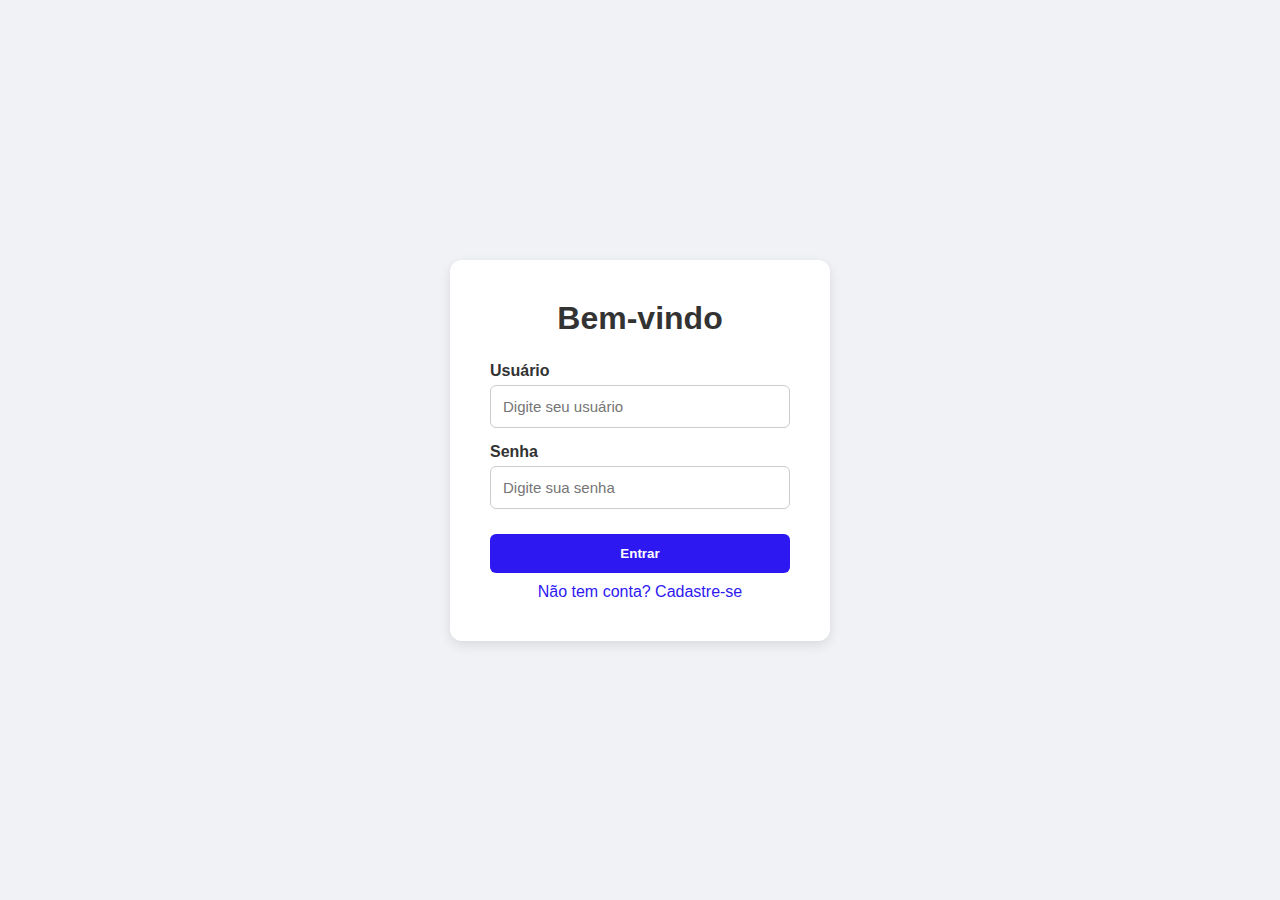
<file: index.html>
<!DOCTYPE html>
<html lang="pt-BR">
<head>
    <meta charset="UTF-8">
    <meta name="viewport" content="width=device-width, initial-scale=1.0">
    <title>Login - Sistema de Salas</title>
    <link rel="stylesheet" href="styles.css">
</head>
<body class="login-page">

    <!-- Container central do login -->
    <body class="login-page">

    <div class="login-container">
        <h1>Bem-vindo</h1>

        <form class="login-form" action="dash.html">
            <label for="user">Usuário</label> <input type="text" id="user" placeholder="Digite seu usuário" required> 
            <label for="password">Senha</label> <input type="password" id="password" placeholder="Digite sua senha" required> 
            <button type="submit" class="btn">Entrar</button>
        </form>
            <a href="cadastro.html" class="link-voltar">Não tem conta? Cadastre-se</a>

    </div>

</body>

</body>
</html>
</file>
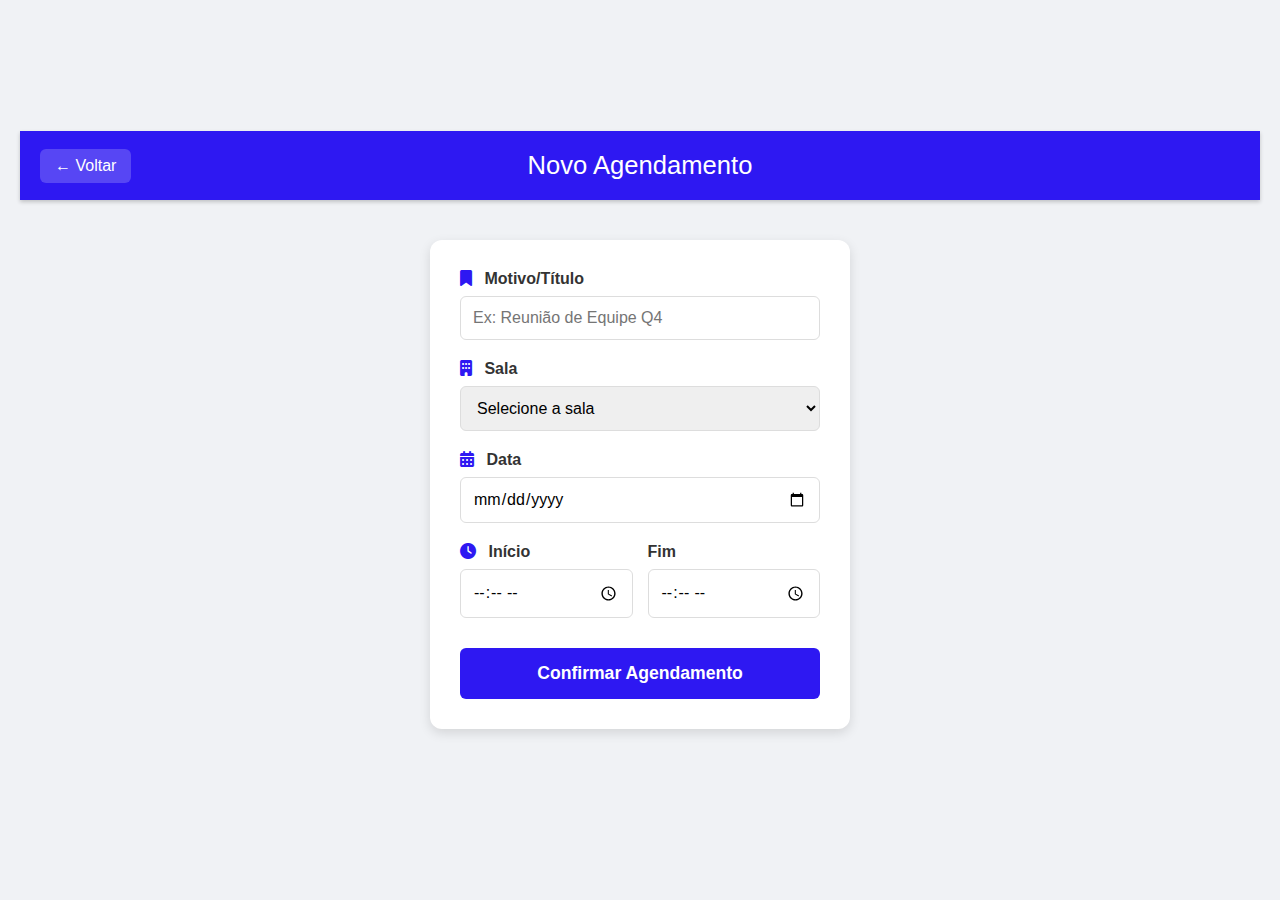
<file: agendamento.html>
<!DOCTYPE html>
<html lang="pt-BR">
<head>
    <meta charset="UTF-8">
    <meta name="viewport" content="width=device-width, initial-scale=1.0">
    <title>Novo Agendamento</title>
    <link rel="stylesheet" href="styles.css">
    <link rel="stylesheet" href="https://cdnjs.cloudflare.com/ajax/libs/font-awesome/6.5.2/css/all.min.css">
</head>
<body class="agendamento-page">

    <header class="topbar">
        <a href="dash.html" class="btn-voltar">← Voltar</a>
        <h2>Novo Agendamento</h2>
        </header>

    <main class="main-content">
    
    <div id="agendamento-success" class="alert-success" style="display: none;">
        </div>
    
    <form class="agendamento-form" id="agendamento-form">
        
        <label for="titulo"><i class="fas fa-bookmark"></i> Motivo/Título</label>
        <input type="text" id="titulo" placeholder="Ex: Reunião de Equipe Q4" required>

        <label for="sala"><i class="fas fa-building"></i> Sala</label>
        <select id="sala" required>
            <option value="">Selecione a sala</option>
            <option>Sala A1 (Reuniões - 30 Pessoas)</option>
            <option>Sala B2 (Treinamentos - 50 Pessoas)</option>
            <option>Auditório Central (Eventos)</option>
        </select>

        <label for="data"><i class="fas fa-calendar-alt"></i> Data</label>
        <input type="date" id="data" required>

        <div class="horario-group">
            <div class="horario-input">
                <label for="hora-inicio"><i class="fas fa-clock"></i> Início</label>
                <input type="time" id="hora-inicio" required>
            </div>
            <div class="horario-input">
                <label for="hora-fim">Fim</label>
                <input type="time" id="hora-fim" required>
            </div>
        </div>

        <button type="submit" class="btn-confirmar" id="btn-confirmar">Confirmar Agendamento</button>
    </form>
</main>

  <script>
    // 1. Seleciona o formulário e a caixa de mensagem
    const agendamentoForm = document.getElementById('agendamento-form');
    const successMessage = document.getElementById('agendamento-success');
    
    // 2. Adiciona o ouvinte para o evento de SUBMIT
    agendamentoForm.addEventListener('submit', function(event) {
        // Impede o envio padrão e o reload da página
        event.preventDefault(); 

        // 3. Captura os dados essenciais para a mensagem (Motivo e Sala)
        const titulo = document.getElementById('titulo').value;
        const sala = document.getElementById('sala').value;
        
        // 4. Configura e exibe a mensagem de sucesso
        successMessage.innerHTML = `✅ **${titulo}** na **${sala}** agendada! Você pode ver em "Ver Meus Agendamentos".`;
        
        // 5. Esconde o formulário e mostra a mensagem
        agendamentoForm.style.display = 'none';
        successMessage.style.display = 'block';

        // 6. Limpa os campos (simulando que o dado foi para o 'banco')
        agendamentoForm.reset(); 
        
        // 7. (Opcional) Redireciona após 4 segundos para o Dashboard
        
    });
  </script>

</body>
</html>
</file>
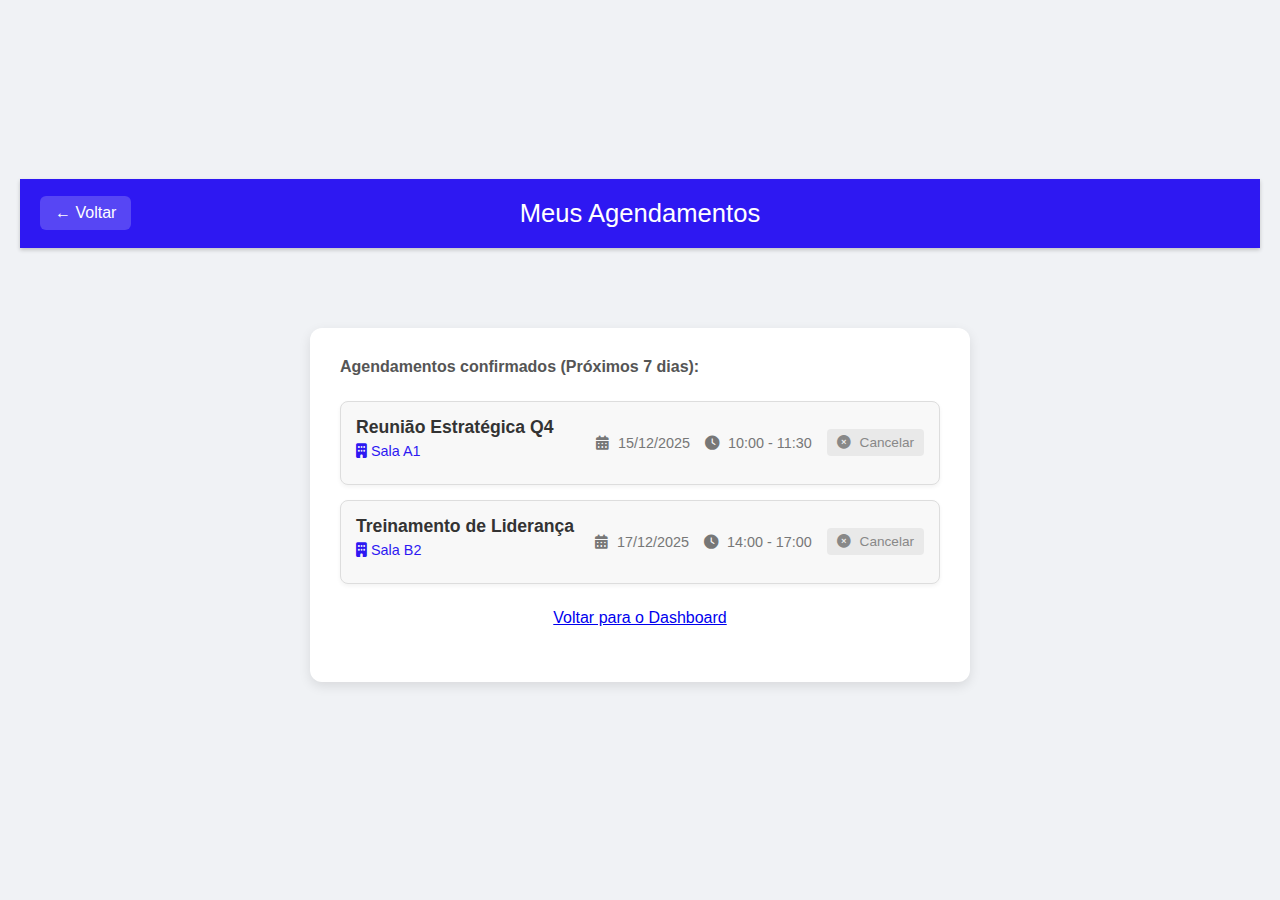
<file: agendamento.listas.html>
<!DOCTYPE html>
<html lang="pt-BR">
<head>
    <meta charset="UTF-8">
    <meta name="viewport" content="width=device-width, initial-scale=1.0">
    <title>Meus Agendamentos</title>
    <link rel="stylesheet" href="styles.css">
    <link rel="stylesheet" href="https://cdnjs.cloudflare.com/ajax/libs/font-awesome/6.5.2/css/all.min.css">
</head>
<body class="agendamento-page">

    <header class="topbar">
        <a href="dash.html" class="btn-voltar">← Voltar</a>
        <h2>Meus Agendamentos</h2>
    </header>

    <main class="main-content">
        <div class="card card-lista-agendamentos">
            
            <p class="instrucao-lista">Agendamentos confirmados (Próximos 7 dias):</p>
            
            <div class="agendamento-item">
                <div class="item-info">
                    <span class="item-titulo">Reunião Estratégica Q4</span>
                    <span class="item-local"><i class="fas fa-building"></i> Sala A1</span>
                </div>
                <div class="item-detalhes">
                    <span class="item-data"><i class="fas fa-calendar-alt"></i> 15/12/2025</span>
                    <span class="item-hora"><i class="fas fa-clock"></i> 10:00 - 11:30</span>
                    <button class="btn-acao-secundaria"><i class="fas fa-times-circle"></i> Cancelar</button>
                </div>
            </div>

            <div class="agendamento-item">
                <div class="item-info">
                    <span class="item-titulo">Treinamento de Liderança</span>
                    <span class="item-local"><i class="fas fa-building"></i> Sala B2</span>
                </div>
                <div class="item-detalhes">
                    <span class="item-data"><i class="fas fa-calendar-alt"></i> 17/12/2025</span>
                    <span class="item-hora"><i class="fas fa-clock"></i> 14:00 - 17:00</span>
                    <button class="btn-acao-secundaria"><i class="fas fa-times-circle"></i> Cancelar</button>
                </div>
            </div>

            <p class="link-voltar" style="margin-top: 25px;">
                <a href="dash.html">Voltar para o Dashboard</a>
            </p>

        </div>
    </main>

</body>
</html>
</file>
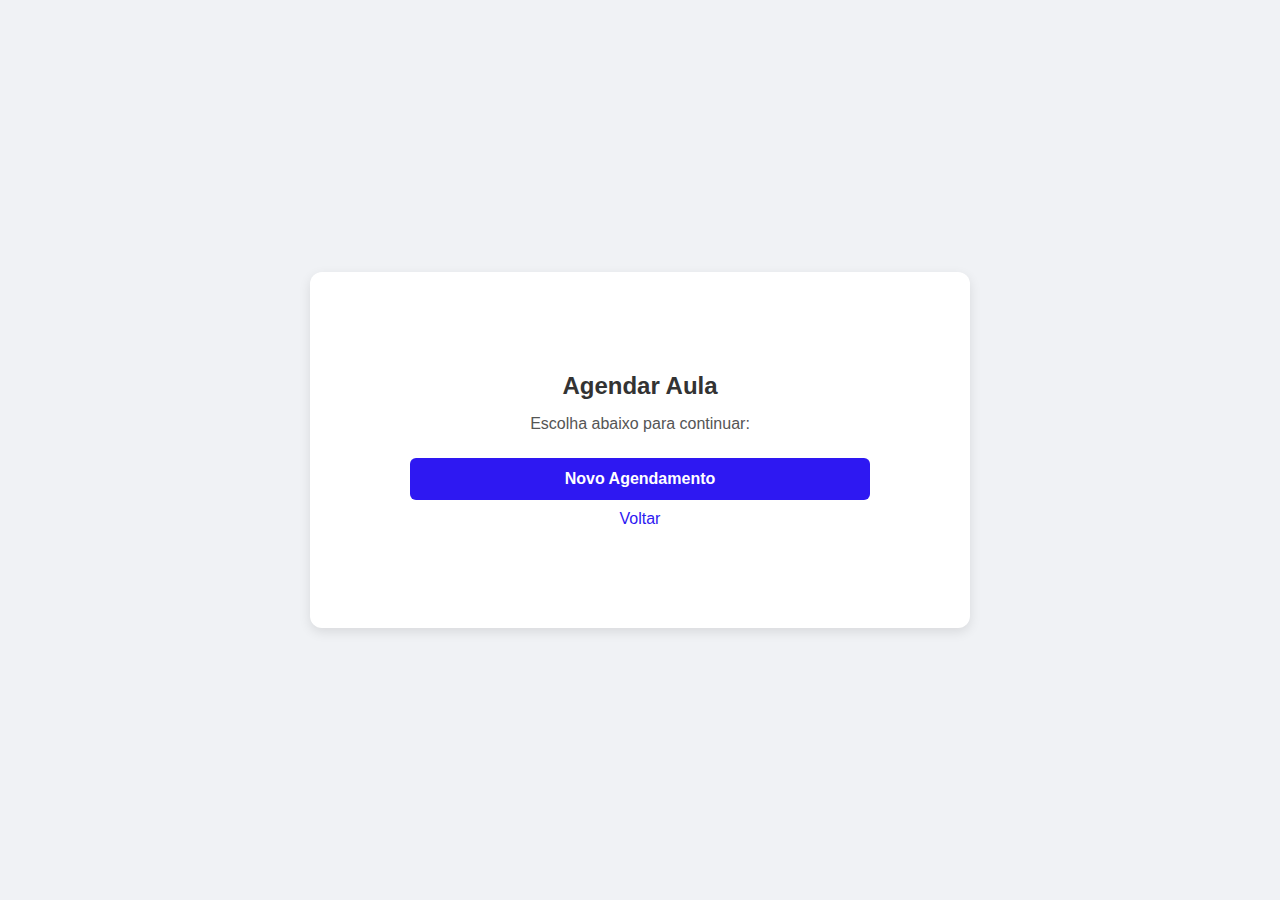
<file: aula.html>
<!DOCTYPE html>
<html lang="pt-BR">
<head>
    <meta charset="UTF-8">
    <meta name="viewport" content="width=device-width, initial-scale=1.0">
    <title>Aula</title>
    <link rel="stylesheet" href="styles.css">
</head>

<body class="center-page">
    <div class="card">
        <h2>Agendar Aula</h2>
        <p>Escolha abaixo para continuar:</p>

        <a href="agendamento.html" class="btn">Novo Agendamento</a>
        <a href="dash.html" class="link-voltar">Voltar</a>
    </div>
</body>
</html>
</file>
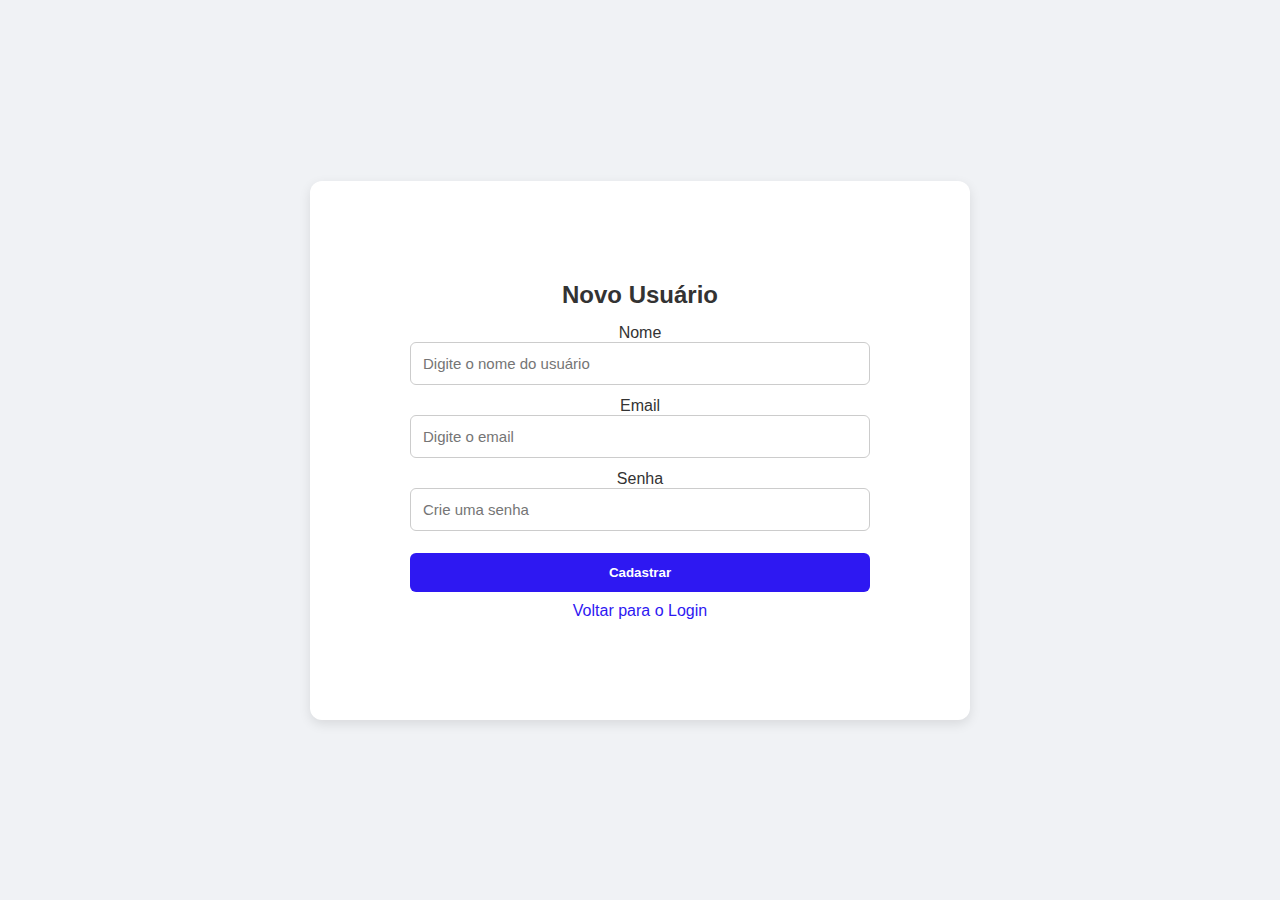
<file: cadastro.html>
<!DOCTYPE html>
<html lang="pt-BR">
<head>
    <meta charset="UTF-8">
    <meta name="viewport" content="width=device-width, initial-scale=1.0">
    <title>Cadastrar Usuário</title>
    <link rel="stylesheet" href="styles.css">
</head>

<body class="center-page">

    <div class="card">
        <h2>Novo Usuário</h2>
        
        <div id="success-message" class="alert-success" style="display: none;">
            </div>

        <form id="cadastro-form"> 
            <label>Nome</label>
            <input type="text" id="nome-input" placeholder="Digite o nome do usuário" required>

            <label>Email</label>
            <input type="email" id="email-input" placeholder="Digite o email" required>

            <label>Senha</label>
            <input type="password" id="senha-input" placeholder="Crie uma senha" required>

            <button type="submit" id="btn-cadastrar" class="btn">Cadastrar</button>
        </form>

        <a href="index.html" class="link-voltar">Voltar para o Login</a>
    </div>


<script>
    // Seleciona o formulário
    const cadastroForm = document.getElementById('cadastro-form');
    // Seleciona o campo de nome
    const nomeInput = document.getElementById('nome-input');
    // Seleciona a caixa de mensagem de sucesso
    const successMessage = document.getElementById('success-message');
    
    // Adiciona um "ouvinte" ao formulário para reagir ao evento de envio
    cadastroForm.addEventListener('submit', function(event) {
        // Impede que a página recarregue ao clicar em submit (padrão do formulário)
        event.preventDefault(); 

        // Se a validação HTML  falhar, este bloco não é executado.
        
        // Captura o nome digitado
        const nomeUsuario = nomeInput.value.trim();
        
        // Verifica se o campo Nome foi realmente preenchido (redundância)
        if (!nomeUsuario) {
            return; 
        }

        // Configura a mensagem com o nome capturado
        successMessage.innerHTML = `✅ Usuário <strong>${nomeUsuario}</strong> cadastrado com sucesso!`;

        // Esconde o formulário e exibe a mensagem de sucesso
        cadastroForm.style.display = 'none';
        successMessage.style.display = 'block';

        // Limpa os dados de todos os campos
        document.getElementById('nome-input').value = '';
        document.getElementById('email-input').value = '';
        document.getElementById('senha-input').value = '';
        
        // Redireciona após 3 segundos para a tela de login
        setTimeout(function() {
            window.location.href = 'index.html'; 
        }, 3000); // 3000 milissegundos = 3 segundos
    });
</script>

    </body>
</html>
</file>
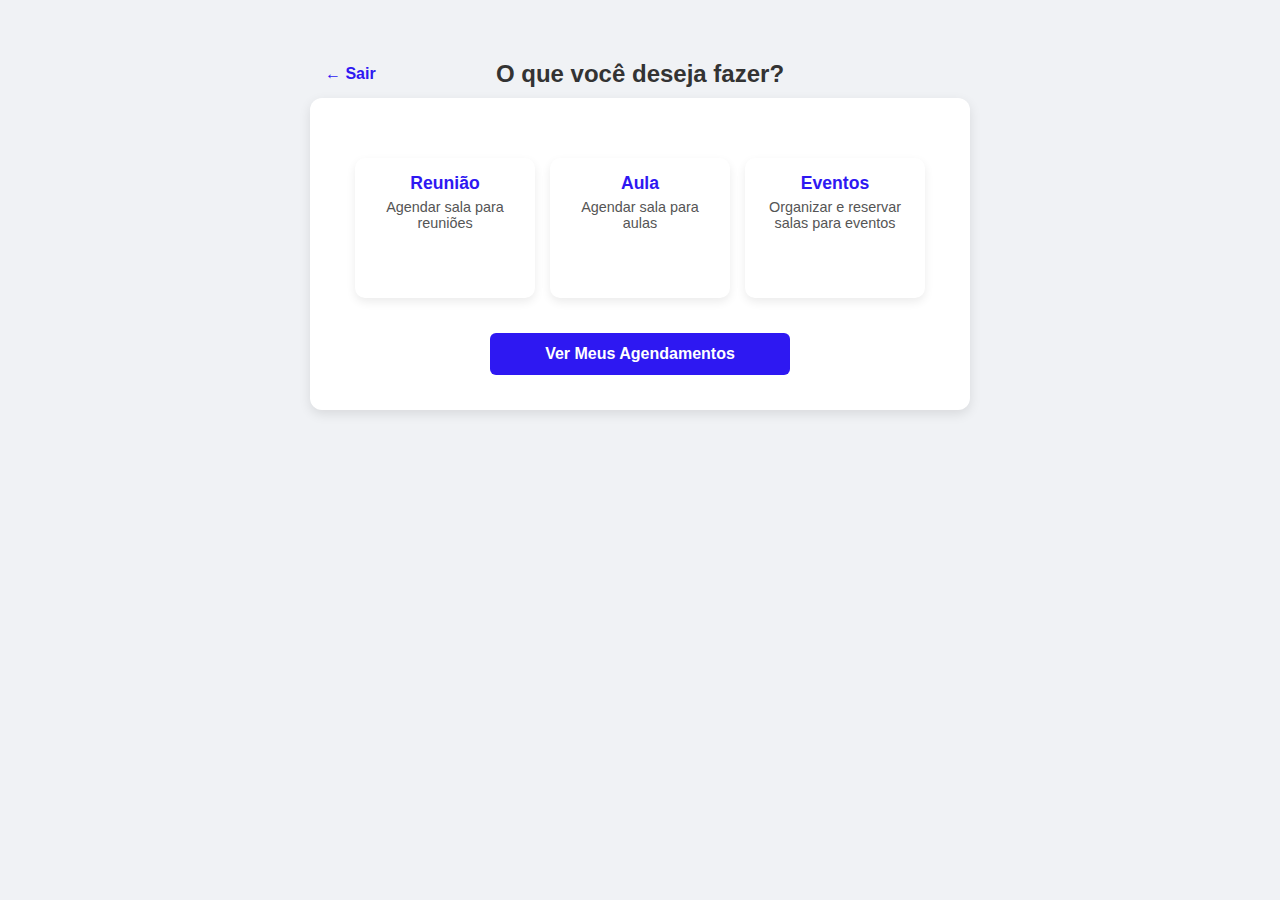
<file: dash.html>
<!DOCTYPE html>
<html lang="pt-BR">
<head>
    <meta charset="UTF-8">
    <meta name="viewport" content="width=device-width, initial-scale=1.0">
    <title>Dashboard</title>
    <link rel="stylesheet" href="styles.css">
</head>

<body class="dash-page-layout"> <header class="dashboard-header-top">
        <a href="index.html" class="btn-voltar-topo">← Sair</a>
        <h2>O que você deseja fazer?</h2>
    </header>

    <div class="card-dashboard-options"> 
        
        <div class="card-container">

            <a href="reuniao.html" class="option-card">
                <h3>Reunião</h3>
                <p>Agendar sala para reuniões</p>
            </a>

            <a href="aula.html" class="option-card">
                <h3>Aula</h3>
                <p>Agendar sala para aulas</p>
            </a>

            <a href="eventos.html" class="option-card">
                <h3>Eventos</h3>
                <p>Organizar e reservar salas para eventos</p>
            </a>
            
            </div>

        <a href="agendamento.listas.html" class="btn btn-dashboard-principal">Ver Meus Agendamentos</a>

    </div>

</body>
</html>
</file>
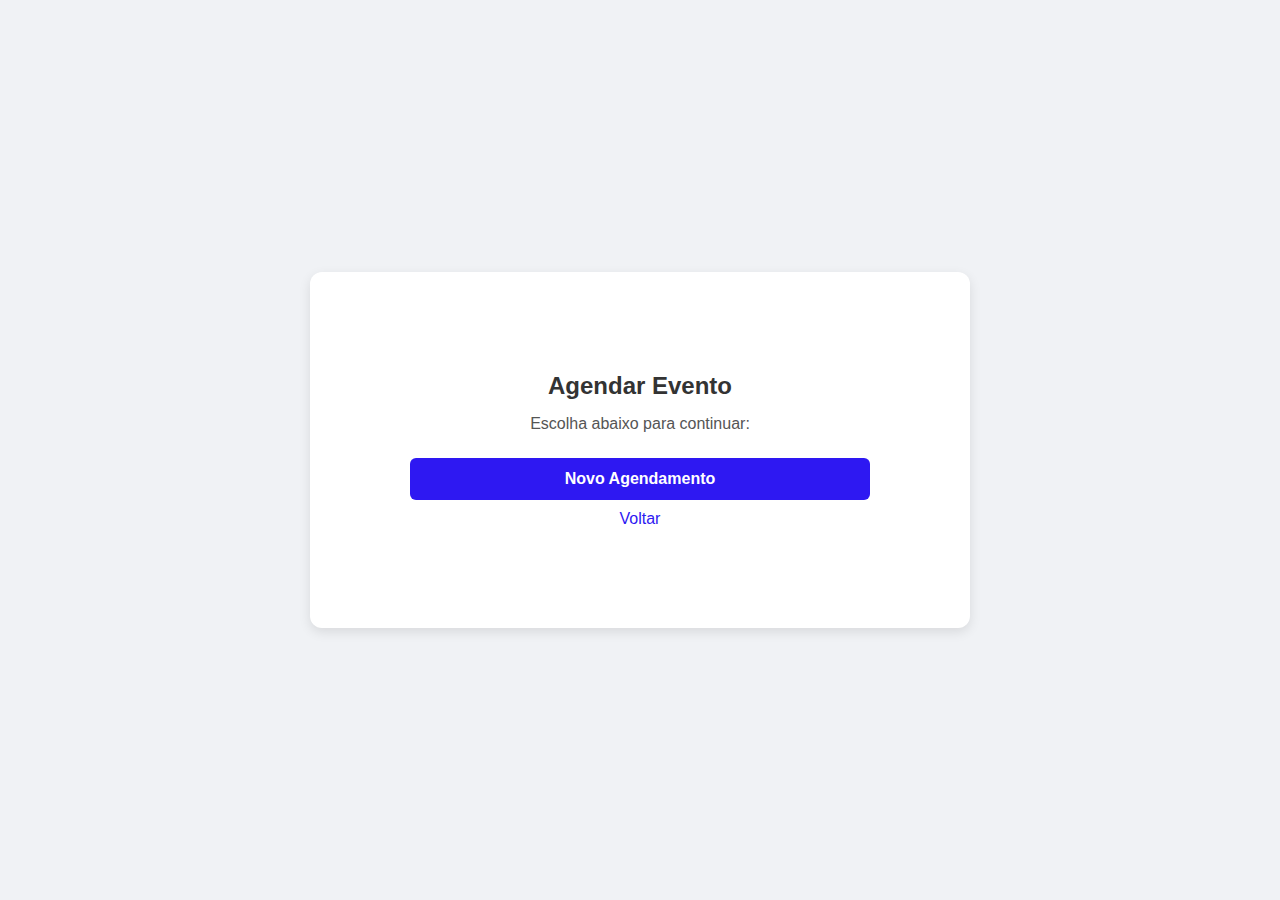
<file: eventos.html>
<!DOCTYPE html>
<html lang="pt-BR">
<head>
    <meta charset="UTF-8">
    <meta name="viewport" content="width=device-width, initial-scale=1.0">
    <title>Eventos</title>
    <link rel="stylesheet" href="styles.css">
</head>

<body class="center-page">

    <div class="card">
        <h2>Agendar Evento</h2>
        <p>Escolha abaixo para continuar:</p>

        <a href="agendamento.html" class="btn">Novo Agendamento</a>
        <a href="dash.html" class="link-voltar">Voltar</a>
    </div>

</body>
</html>
</file>
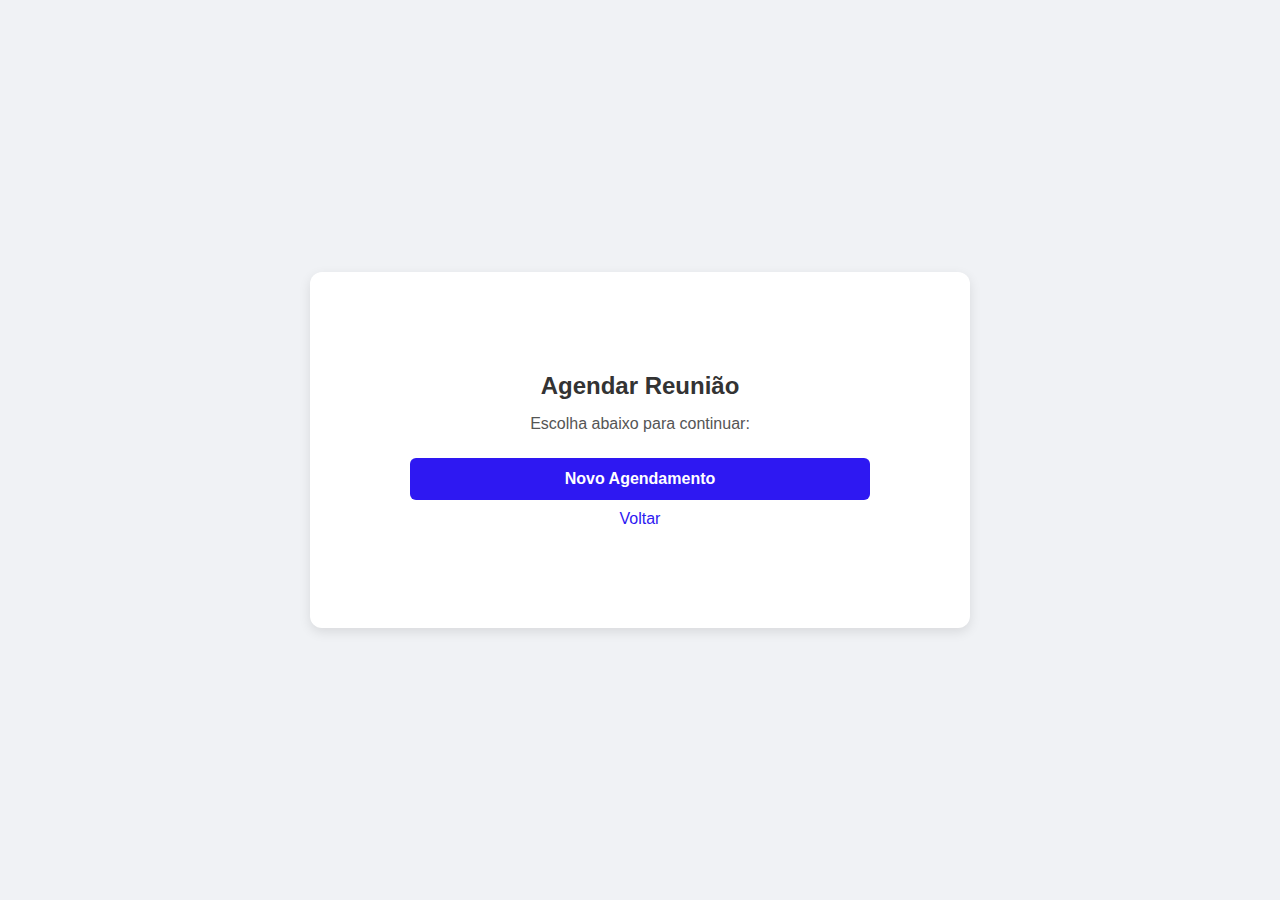
<file: reuniao.html>
<!DOCTYPE html>
<html lang="pt-BR">
<head>
    <meta charset="UTF-8">
    <meta name="viewport" content="width=device-width, initial-scale=1.0">
    <title>Reunião</title>
    <link rel="stylesheet" href="styles.css">
</head>

<body class="center-page">

    <div class="card">
        <h2>Agendar Reunião</h2>
        <p>Escolha abaixo para continuar:</p>

        <a href="agendamento.html" class="btn">Novo Agendamento</a>
        <a href="dash.html" class="link-voltar">Voltar</a>
    </div>

</body>
</html>
</file>
<file: styles.css>
/* =========================================================
   1. RESET + CONFIGURAÇÃO GLOBAL
   ========================================================= */
* {
    margin: 0;
    padding: 0;
    box-sizing: border-box;
    font-family: Arial, Helvetica, sans-serif;
}

/* Definição de Cores Globais (Padrão Facebook/Clean) */
:root {
    --primary-color: #2e18f2; 
    --secondary-color: #f0f2f5; 
    --text-color: #333;
    --border-color: #ddd;
}

body {
    background: var(--secondary-color);
    color: var(--text-color);
}

/* =========================================================
   2. PÁGINAS CENTRAIS (Login, Reunião, Aula, Eventos)
   ========================================================= */
.center-page,
.login-page,
.agendamento-page {
    display: flex;
    justify-content: center;
    align-items: center;
    min-height: 100vh;
    padding: 20px;
}

/* Alinha o conteúdo ao topo para telas com cabeçalho (agendamento.html) */
.agendamento-page {
    align-items: flex-start;
    flex-direction: column; /* Necessário para que o header ocupe a largura total */
}

/* =========================================================
   3. CARD PADRÃO (Usado em Reunião, Aula, Eventos, Cadastro)
   ========================================================= */
.card {
    background: white;
    padding: 100px;
    border-radius: 12px;
    width: 100%;
    max-width: 660px;
    box-shadow: 0px 4px 12px rgba(0,0,0,0.1);
    text-align: center;
}

.card h2 {
    margin-bottom: 15px;
}

.card p {
    margin-bottom: 25px;
    color: #555;
}

/* =========================================================
   4. LOGIN CONTAINER
   ========================================================= */
.login-container {
    background: white;
    padding: 40px;
    border-radius: 12px;
    width: 100%;
    max-width: 380px;
    box-shadow: 0 4px 12px rgba(0, 0, 0, 0.1);
}

.login-container h1 {
    text-align: center;
    margin-bottom: 25px;
}

.login-form label {
    font-weight: bold;
    margin-bottom: 5px;
    display: block;
}

.login-form input {
    width: 100%;
    padding: 12px;
    border: 1px solid #ccc;
    border-radius: 6px;
    margin-bottom: 15px;
    font-size: 15px;
}

/* =========================================================
   5. BOTÕES PADRÃO (O 'btn' CORRIGIDO)
   ========================================================= */
.btn {
    /* CORRIGIDO: Garante visibilidade e cor primária */
    display: block;
    width: 100%;
    padding: 12px;
    background: var(--primary-color);
    color: white;
    text-decoration: none;
    border-radius: 6px;
    margin: 10px 0;
    text-align: center;
    transition: 0.3s;
    border: none;
    font-weight: bold;
    cursor: pointer;
}

.btn:hover {
    background: #2e18f2; /* Tom de hover */
}

/* Link de "voltar" (link-voltar) */
.link-voltar {
    display: block;
    text-align: center;
    margin-top: 10px;
    color: var(--primary-color);
    text-decoration: none;
}

.link-voltar:hover {
    text-decoration: underline;
}

/* =========================================================
   6. DASHBOARD – CARDS DE OPÇÃO
   ========================================================= */
.card-container {
    display: flex;
    flex-wrap: wrap;
    gap: 15px;
    margin-top: 25px;
    justify-content: center;
}

/* Aumentando a dimensão dos cards para parecerem menos "curtos" */
.option-card {
    display: flex; 
    flex-direction: column; 
    justify-content: flex-start;
    
    /* 🔑 MUDANÇA PRINCIPAL AQUI: Reduzindo a altura para 140px */
    height: 140px; 
    width: 180px;
    
    padding: 15px; 
    border-radius: 10px;
    text-decoration: none;
    color: var(--text-color);
    background: white;
    box-shadow: 0px 4px 10px rgba(0,0,0,0.08);
    transition: 0.2s;
    text-align: center; 
}

.option-card:hover {
    transform: translateY(-4px); 
    background: #f8f8f8; 
    box-shadow: 0px 6px 15px rgba(0,0,0,0.15); 
}
/* Mantenha os estilos internos (h3, p) como estavam */

.option-card h3 {
    /* 🔑 REMOVEMOS A MARGEM INFERIOR do título para aproximar a descrição */
    color: var(--primary-color);
    margin-bottom: 0px; 
    font-size: 1.1rem;
}

.option-card p {
    font-size: 0.9rem;
    color: #555;
    /* 🔑 ADICIONAMOS UMA MARGEM SUPERIOR PEQUENA na descrição */
    margin-top: 5px; 
    margin-bottom: 0;
}

/* =========================================================
   7. ESTILOS DE AGENDAMENTO E HEADER (UNIFICADO)
   ========================================================= */

/* Onde o formulário de agendamento se posiciona */
.main-content {
    width: 100%;
    display: flex;
    justify-content: center;
    padding: 0 20px;
}

/* Header principal (topbar) */
.topbar {
    /* CORRIGIDO: Esta é a única definição de .topbar, contendo position:relative */
    width: 100%;
    background: var(--primary-color);
    color: white;
    padding: 20px 0;
    text-align: center;
    box-shadow: 0 2px 4px rgba(0, 0, 0, 0.2);
    margin-bottom: 40px;
    position: relative; /* ESSENCIAL para o botão Voltar */
    flex-shrink: 0;
}

.topbar h2 {
    margin: 0;
    font-size: 1.6rem;
    font-weight: 500;
}

/* Botão Voltar no Header */
.btn-voltar {
    position: absolute;
    left: 20px;
    top: 50%;
    transform: translateY(-50%);
    background: rgba(255, 255, 255, 0.2);
    color: white;
    text-decoration: none;
    padding: 8px 15px;
    border-radius: 6px;
    font-size: 1rem;
    transition: background 0.2s;
    z-index: 10;
}

.btn-voltar:hover {
    background: rgba(255, 255, 255, 0.3);
}

/* Estilos do Formulário de Agendamento (card) */
.agendamento-form {
    background: white;
    width: 100%;
    max-width: 420px;
    padding: 30px;
    border-radius: 12px;
    box-shadow: 0px 4px 12px rgba(0, 0, 0, 0.12);
    margin-bottom: 40px;
}

.agendamento-form label {
    font-weight: 600;
    display: block;
    margin-bottom: 8px;
    color: var(--text-color);
}

.agendamento-form label i {
    margin-right: 8px;
    color: var(--primary-color);
}

.agendamento-form input,
.agendamento-form select {
    width: 100%;
    padding: 12px;
    border: 1px solid var(--border-color);
    border-radius: 6px;
    margin-bottom: 20px;
    font-size: 1rem;
    box-sizing: border-box;
}

.agendamento-form input:focus,
.agendamento-form select:focus {
    border-color: var(--primary-color);
    outline: none;
    box-shadow: 0 0 0 1px var(--primary-color);
}

/* Layout Horário Início/Fim */
.horario-group {
    display: flex;
    gap: 15px;
    margin-bottom: 5px;
}

.horario-input {
    flex: 1;
}

.horario-input input {
    margin-bottom: 0;
}

/* Botão de Confirmação no Formulário */
.btn-confirmar {
    background: var(--primary-color);
    color: white;
    border: none;
    width: 100%;
    padding: 15px;
    border-radius: 6px;
    font-size: 1.1rem;
    font-weight: bold;
    cursor: pointer;
    margin-top: 25px;
    transition: background 0.2s, transform 0.1s;
}

.btn-confirmar:hover {
    background: #2e18f2;
}
.btn-confirmar:active {
    transform: translateY(1px);
}

/* =========================================================
   8. ESTILOS DE INPUT GENÉRICOS (Cadastro)
   ========================================================= */
.card input {
    width: 100%;
    padding: 12px;
    margin-bottom: 12px;
    border-radius: 6px;
    border: 1px solid #ccc;
    font-size: 15px;
}


/* =========================================================
   9. ALERTA DE SUCESSO
   ========================================================= */
.alert-success {
    background-color: #4bd84f;
    color: white;
    padding: 15px;
    border-radius: 8px;
    margin-bottom: 20px;
    font-size: 1.1rem;
    font-weight: bold;
    text-align: center;
    border: 2px solid #4fc755; /* Borda mais escura */
}

/* =========================================================
   10. DASHBOARD - LAYOUT OTIMIZADO
   ========================================================= */
/* Novo layout para o body do dashboard para permitir o header fixo */
.dash-page-layout {
    display: block; /* Remove o display: flex da .center-page */
    background: var(--secondary-color);
    min-height: 100vh;
    padding: 20px;
}

/* Header que contém o botão de Sair e o Título */
.dashboard-header-top {
    text-align: center;
    padding: 0 20px;
    position: relative;
    /* Centraliza o cabeçalho no mesmo container lógico dos cards */
    max-width: 660px; /* Usando o max-width do .card */
    margin: 40px auto 10px auto;
}

/* Estilo para o botão Sair/Voltar no Topo (superior esquerdo) */
.btn-voltar-topo {
    position: absolute;
    left: 0; /* Alinha à esquerda do container */
    top: 50%;
    transform: translateY(-50%);
    color: var(--primary-color);
    text-decoration: none;
    padding: 8px 15px;
    border-radius: 6px;
    font-size: 1rem;
    font-weight: bold;
    transition: background 0.2s;
}

.btn-voltar-topo:hover {
    background: #eaf3ff;
}

/* Container de Cards e Botão Principal (o novo .card) */
.card-dashboard-options {
    /* Estilos do .card original, mas com padding e box-shadow zeroed */
    background: white;
    padding: 35px; /* Mantém o padding interno */
    border-radius: 12px;
    width: 100%;
    max-width: 660px; /* Usando o max-width do .card */
    box-shadow: 0px 4px 12px rgba(0, 0, 0, 0.1);
    text-align: center;

    margin: 0 auto; /* Centraliza o bloco de cards */
}

/* Ajuste no novo botão principal "Ver Meus Agendamentos" */
.btn-dashboard-principal {
    margin-top: 35px; /* Mais espaço acima do botão */
    margin-bottom: 0;
    /* 🔑 Diminuir e Centralizar o botão: define uma largura menor e usa auto margin */
    max-width: 300px; 
    margin-left: auto; 
    margin-right: auto;
}


/* =========================================================
   11. RESPONSIVIDADE
   ========================================================= */
@media (max-width: 600px) {

    .card,
    .login-container,
    .agendamento-form,
    .card-dashboard-options {
        padding: 25px;
        max-width: 100%; /* Garante que o card ocupe a tela toda */
    }

    /* Cards de opção empilhados */
    .option-card {
        width: 100%;
        height: auto;
    }

    .topbar h2 {
        font-size: 1.2rem;
    }

    .btn-voltar {
        font-size: 0.9rem;
        padding: 6px 12px;
        left: 10px;
    }
    
    .btn-voltar-topo {
        left: 10px;
    }
    
    .dashboard-header-top {
        max-width: 100%;
        margin-top: 20px;
    }

    /* Horário de agendamento em coluna no mobile */
    .horario-group {
        flex-direction: column;
        gap: 0;
    }
    
    /* Botão principal fica full width no mobile */
    .btn-dashboard-principal {
        max-width: 100%; 
    }
}

/* =========================================================
   12. ESTILOS DA LISTA DE AGENDAMENTOS
   ========================================================= */

.card-lista-agendamentos {
    /* Ajusta o padding para listas (menos excessivo que o card padrão) */
    padding: 30px;
    max-width: 660px; 
    text-align: left;
    margin: 40px auto;
}

.instrucao-lista {
    font-size: 1rem;
    color: #555;
    margin-bottom: 25px;
    font-weight: bold;
}

.agendamento-item {
    background: #f8f8f8;
    border: 1px solid var(--border-color);
    border-radius: 8px;
    padding: 15px;
    margin-bottom: 15px;
    display: flex;
    justify-content: space-between;
    align-items: center;
    flex-wrap: wrap; /* Permite quebrar em telas menores */
    box-shadow: 0 2px 4px rgba(0,0,0,0.05);
}

.item-info {
    display: flex;
    flex-direction: column;
    margin-bottom: 10px; /* Espaço para telas menores */
}

.item-titulo {
    font-weight: bold;
    color: var(--text-color);
    font-size: 1.1rem;
}

.item-local {
    font-size: 0.9rem;
    color: var(--primary-color);
    margin-top: 5px;
}

.item-detalhes {
    display: flex;
    align-items: center;
    gap: 15px;
    font-size: 0.9rem;
    color: #777;
    flex-grow: 1; /* Permite ocupar espaço extra */
    justify-content: flex-end; /* Alinha os detalhes à direita */
}

.item-detalhes i {
    margin-right: 5px;
}

.btn-acao-secundaria {
    background: #e9e9e9;
    color: #888;
    border: none;
    padding: 6px 10px;
    border-radius: 4px;
    cursor: pointer;
    font-size: 0.85rem;
    transition: background 0.2s;
}

.btn-acao-secundaria:hover {
    background: #ddd;
    color: #c0392b;
}

/* Responsividade para a lista em telas pequenas */
@media (max-width: 600px) {
    .agendamento-item {
        flex-direction: column;
        align-items: flex-start;
    }
    
    .item-detalhes {
        flex-direction: column;
        align-items: flex-start;
        gap: 8px;
        margin-top: 10px;
        justify-content: flex-start;
    }
    
    .btn-acao-secundaria {
        width: 100%;
        margin-top: 5px;
    }
}
</file>
